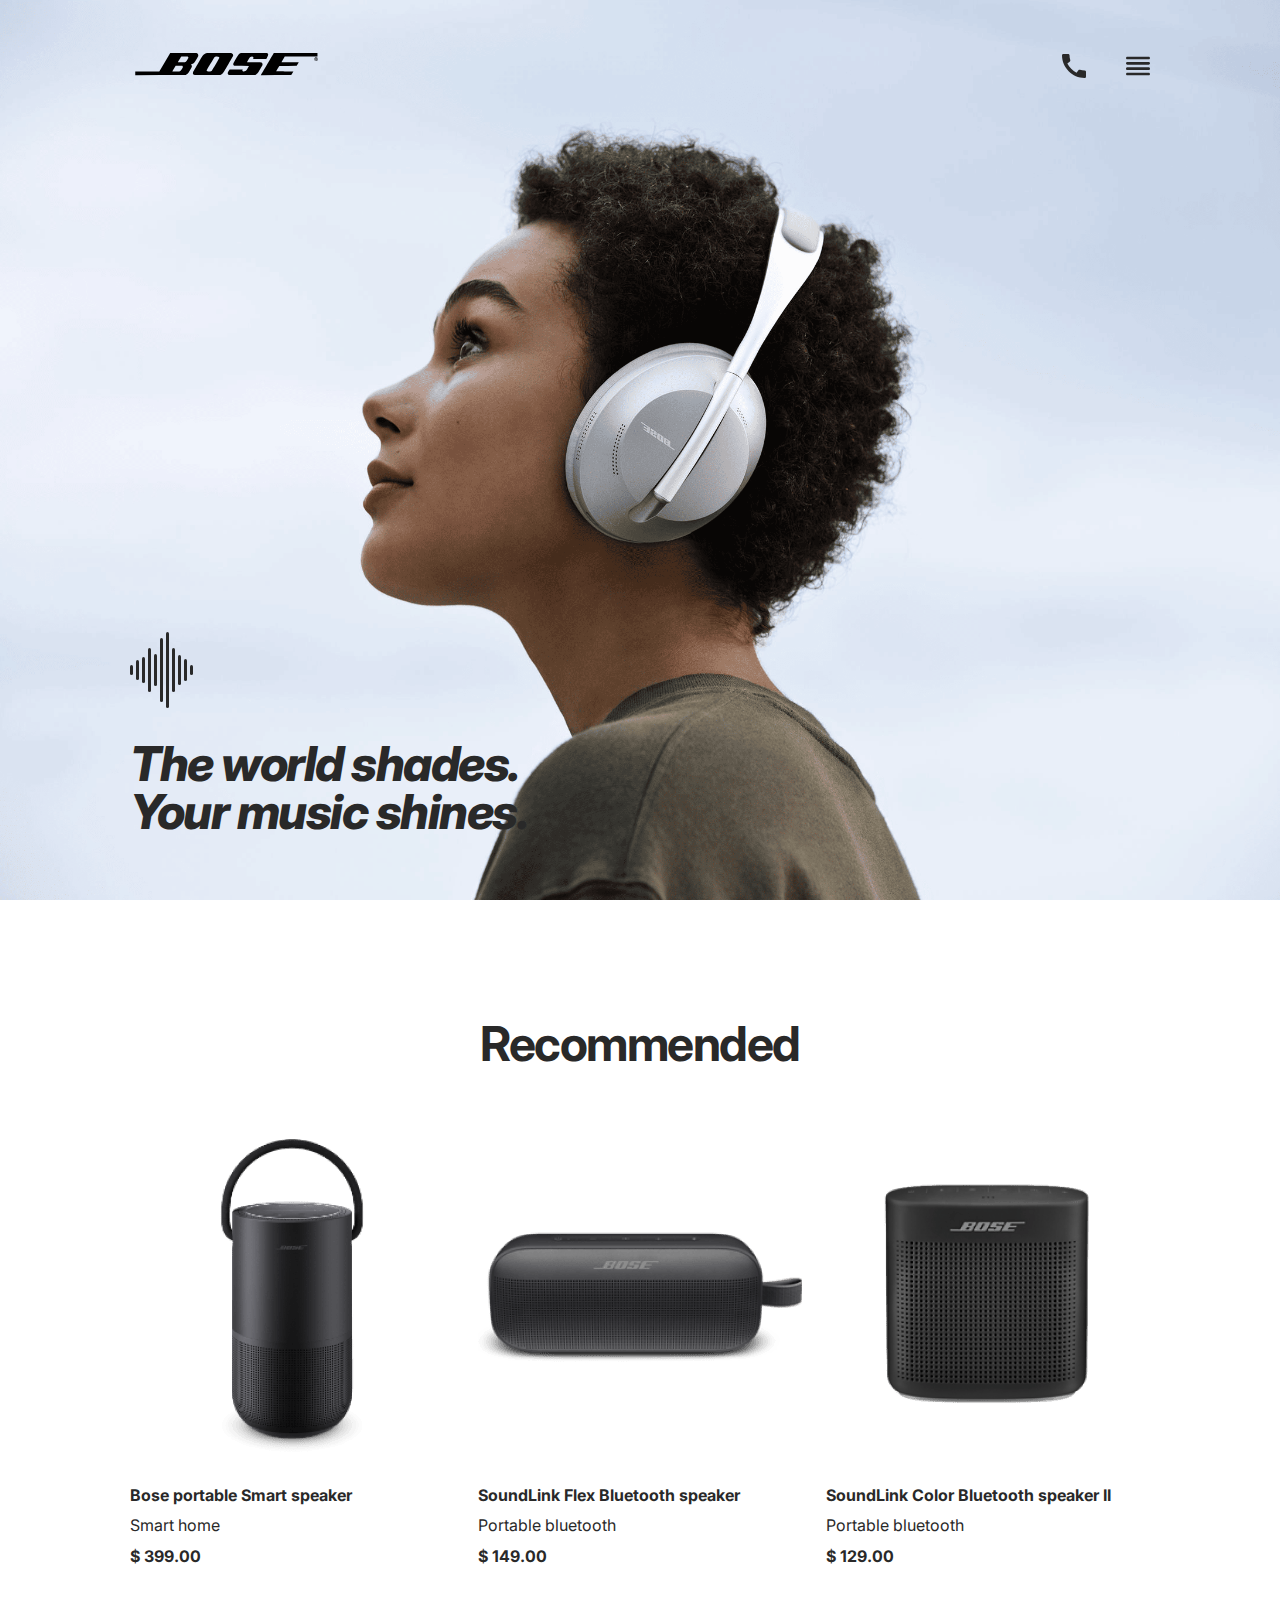
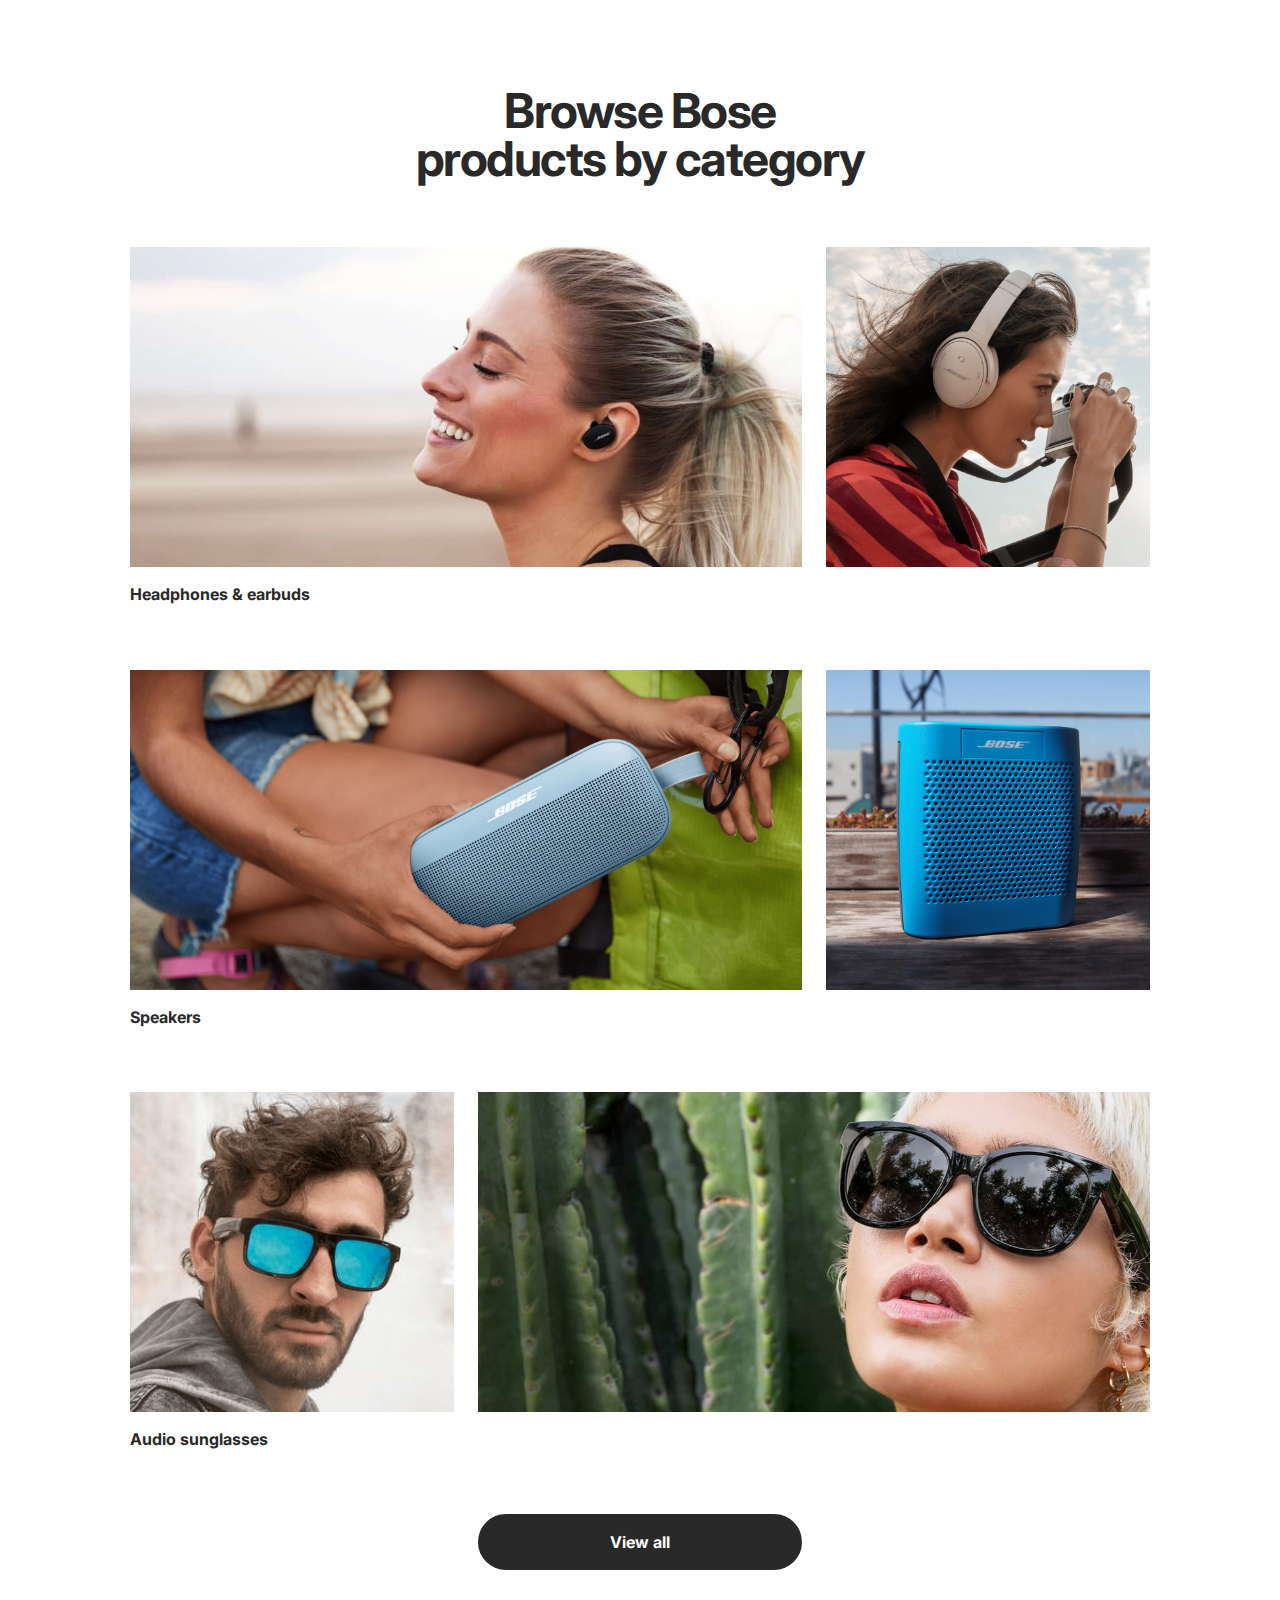
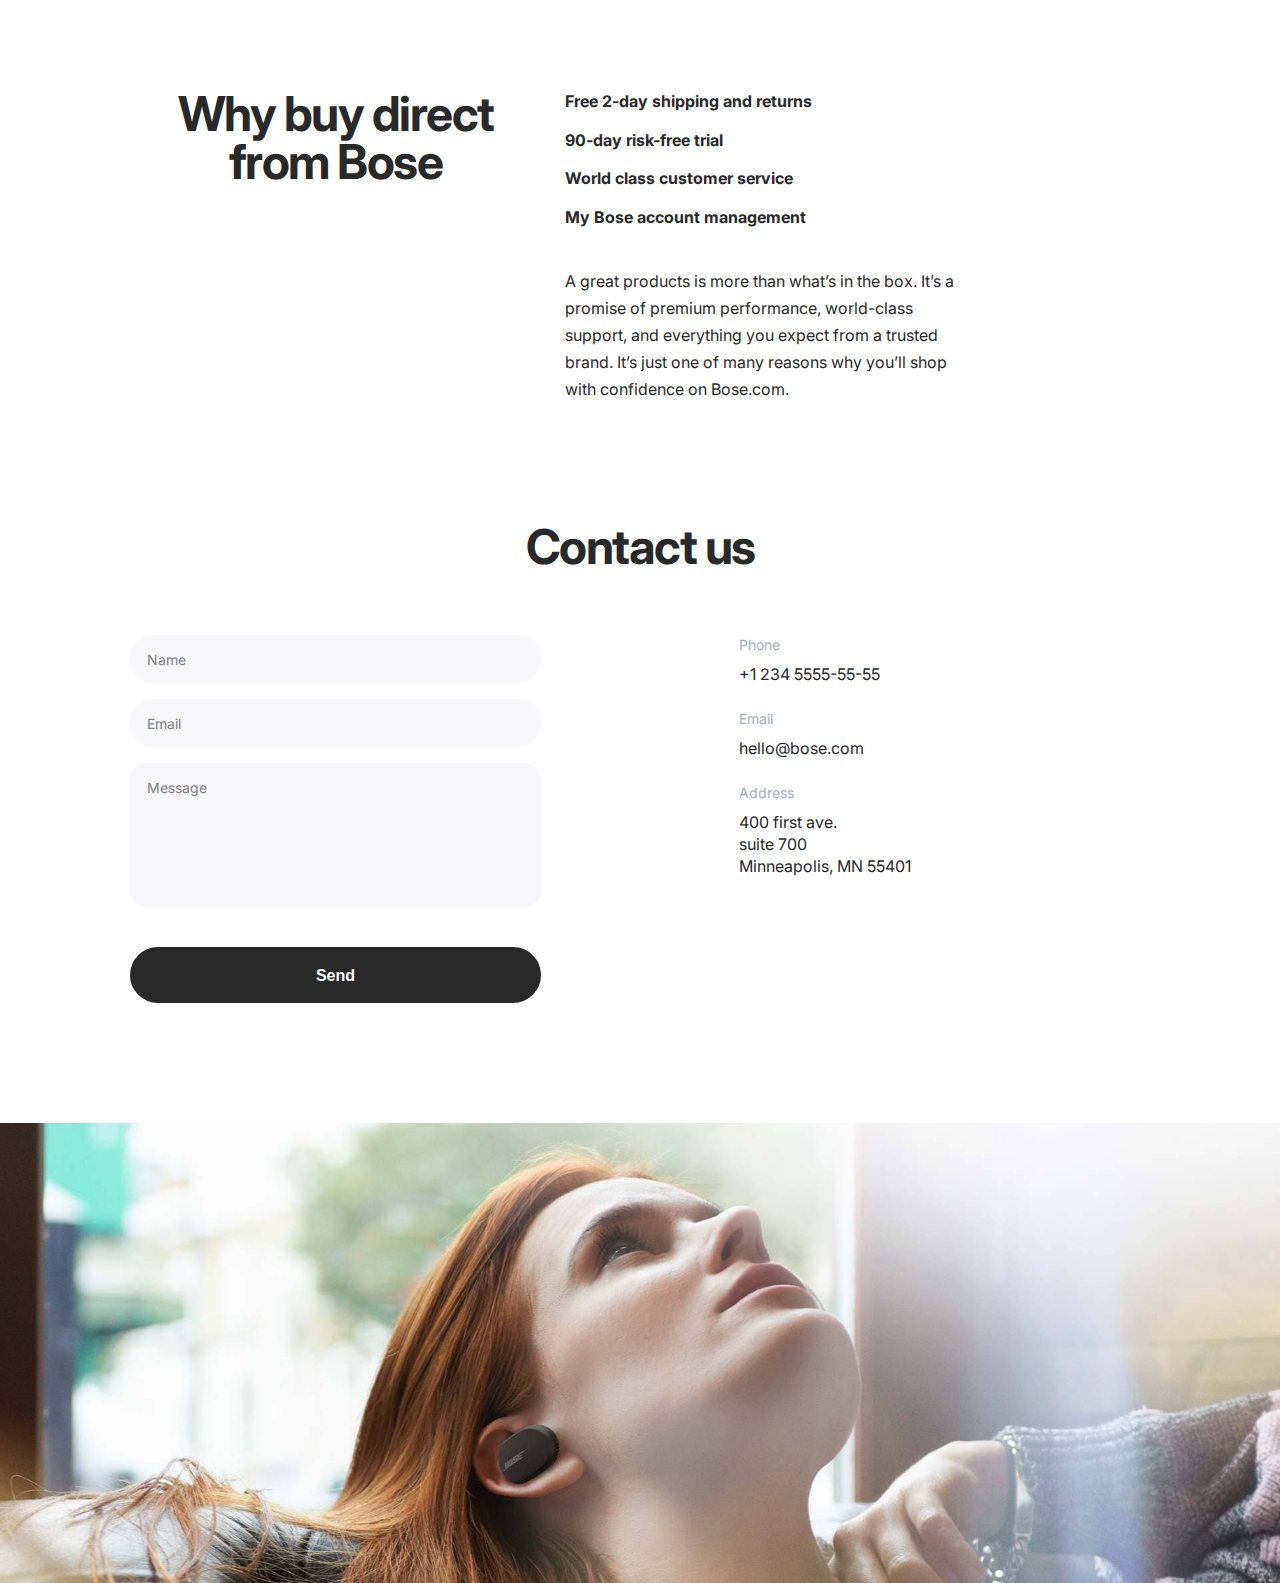
<file: index.html>
<!DOCTYPE html><html lang="en" class="page"><head><meta charset="UTF-8"><meta name="viewport" content="width=device-width, initial-scale=1.0"><title>BOSE</title><link rel="icon" type="image/x-icon" href="favicon.7a9af9be.ico"><link rel="stylesheet" href="main.d0fd5659.css"><link href="https://fonts.googleapis.com/css2?family=Inter:wght@400;700;800&display=swap" rel="stylesheet"><script src="main.b174e218.js" defer></script></head><body class="page__body"> <header class="page__section header"> <div class="container"> <div class="header__content"> <div class="header__top"> <a href="#" class="logo"> <img class="logo__image" src="logo.c13f017a.svg" alt="BOSE"> </a> <div class="header__phone"> <a href="tel:+1 234 555-55-55" class="icon icon--phone"> <div class="icon__tooltip"> +1 234 555-55-55 </div> </a> </div> <div class="header__menu"> <a href="#menu" class="icon icon--menu"></a> </div> </div> <h1 class="header__title"> The world shades.<br>Your music shines. </h1> </div> </div> </header> <nav class="page__menu menu" id="menu"> <div class="container"> <div class="menu__content"> <div class="menu__top"> <a href="#" class="logo"> <img class="logo__image" src="logo.c13f017a.svg" alt="BOSE"> </a> <div class="menu__cross"> <a href="#" class="icon icon--cross"></a> </div> </div> <ul class="menu__list"> <li class="menu__item"> <a href="#" class="menu__link">Home</a> </li> <li class="menu__item"> <a href="#recommended" class="menu__link">Recommended</a> </li> <li class="menu__item"> <a href="#products-by-category" class="menu__link">products by category</a> </li> <li class="menu__item"> <a href="#advantages" class="menu__link">Advantages</a> </li> <li class="menu__item"> <a href="#contact-us" class="menu__link">Contacts</a> </li> </ul> <a href="tel:+1 234 5555-55-55" class="menu__call menu__call--phone">+1 234 5555-55-55</a> <a href="tel:+1 234 5555-55-55" class="menu__call menu__call--action">Call to order</a> </div> </div> </nav> <main> <section class="page__section recommended" id="recommended"> <div class="container"> <h2 class="page__section-title">Recommended</h2> <div class="grid"> <div class="grid__item grid__item--tablet-2-5 grid__item--desktop-1-4"> <a href="#recommended-1" class="recommended__item"> <img src="recommended-1.a265c3d7.png" class="recommended__photo" alt="recommended-1"> <h3 class="recommended__title">Bose portable Smart speaker</h3> <span class="recommended__category">Smart home</span> <span class="recommended__price">$ 399.00</span> </a> </div> <div class="grid__item grid__item--tablet-2-5 grid__item--desktop-5-8"> <a href="#recommended-2" class="recommended__item"> <img src="recommended-2.e9411800.png" class="recommended__photo" alt="recommended-2"> <h3 class="recommended__title">SoundLink Flex Bluetooth speaker</h3> <span class="recommended__category">Portable bluetooth</span> <span class="recommended__price">$ 149.00</span> </a> </div> <div class="grid__item grid__item--tablet-2-5 grid__item--desktop-9-12"> <a href="#recommended-2" class="recommended__item recommended__item--last"> <img src="recommended-3.0928c91d.png" class="recommended__photo" alt="recommended-3"> <h3 class="recommended__title">SoundLink Color Bluetooth speaker II</h3> <span class="recommended__category">Portable bluetooth</span> <span class="recommended__price">$ 129.00</span> </a> </div> </div> </div> </section> <section class="page__section products" id="products-by-category"> <div class="container"> <h2 class="page__section-title"> Browse Bose <br> products by category </h2> <div class="products__photos"> <div class="grid"> <div class="grid__item grid__item__mobile-1-1 grid__item--tablet-1-4 grid__item--desktop-1-8"> <div class="products__photo-container"> <img src="photo-1.fb7346b5.jpeg" class="products__photo" alt="products 1"> </div> </div> <div class="grid__item grid__item--mobile-2-2 grid__item--tablet-5-6 grid__item--desktop-9-12"> <div class="products__photo-container"> <img src="photo-2.1c2f311a.png" class="products__photo" alt="products 2"> </div> </div> </div> </div> <div class="products__description"> <a href="#headphones-&-earbuds" class="products__link">Headphones & earbuds</a> </div> <div class="products__photos"> <div class="grid"> <div class="grid__item grid__item--mobile-1-1 grid__item--tablet-1-4 grid__item--desktop-1-8"> <div class="products__photo-container"> <img src="photo-3.45102405.png" class="products__photo" alt="products 3"> </div> </div> <div class="grid__item grid__item--mobile-2-2 grid__item--tablet-5-6 grid__item--desktop-9-12"> <div class="products__photo-container"> <img src="photo-4.506235c6.png" class="products__photo" alt="products 4"> </div> </div> </div> </div> <div class="products__description"> <a href="#speakers" class="products__link">Speakers</a> </div> <div class="products__photos"> <div class="grid"> <div class="grid__item grid__item--mobile-1-1 grid__item--tablet-1-2 grid__item--desktop-1-4"> <div class="products__photo-container"> <img src="photo-5.f48ec479.png" class="products__photo" alt="products 5"> </div> </div> <div class="grid__item grid__item--mobile-2-2 grid__item--tablet-3-6 grid__item--desktop-5-12"> <div class="products__photo-container"> <img src="photo-6.8a8fa10b.jpeg" class="products__photo" alt="products 6"> </div> </div> </div> </div> <div class="products__description"> <a href="#audio-sunglasses" class="products__link">Audio sunglasses</a> </div> <div class="grid"> <div class="grid__item grid__item--tablet-2-5 grid__item--desktop-5-8"> <a href="#" class="button">View all</a> </div> </div> </div> </section> <section class="page__section advantages" id="advantages"> <div class="container"> <div class="grid"> <div class="grid__item grid__item--tablet-1-3 grid__item--desktop-1-5"> <h2 class="page__section-title"> Why buy direct <br> from Bose </h2> </div> <div class="grid__item grid__item--tablet-4-6 grid__item--desktop-6-10"> <ul class="advantages__list"> <li class="advantages__item"> Free 2-day shipping and returns </li> <li class="advantages__item"> 90-day risk-free trial </li> <li class="advantages__item"> World class customer service </li> <li class="advantages__item"> My Bose account management </li> </ul> <p class="advantages__paragraph"> A great products is more than what’s in the box. It’s a promise of premium performance, world-class support, and everything you expect from a trusted brand. It’s just one of many reasons why you’ll shop with confidence on Bose.com. </p> </div> </div> </div> </section> <section class="page__section contact-us" id="contact-us"> <div class="container"> <h2 class="page__section-title">Contact us</h2> <div class="grid"> <div class="grid__item grid__item--tablet-1-3 grid__item--desktop-1-5"> <form action="#" method="post" class="contact-us__form"> <input name="name" type="text" placeholder="Name" class="contact-us__field form-field" required> <input name="email" type="email" placeholder="Email" class="contact-us__field form-field" required> <textarea name="message" placeholder="Message" class="contact-us__field form-field form-field--textarea" required></textarea> <button class="contact-us__button button"> Send </button> </form> </div> <div class="grid__item grid__item--tablet-4-6 grid__item--desktop-8-10"> <div class="contact-us__info"> <div class="contact-us__info-title"> Phone </div> <a href="tel:+1 234 5555-55-55" class="contact-us__info-link"> +1 234 5555-55-55 </a> </div> <div class="contact-us__info"> <div class="contact-us__info-title"> Email </div> <a href="mailto:hello@bose.com" class="contact-us__info-link"> hello@bose.com </a> </div> <div class="contact-us__info"> <div class="contact-us__info-title"> Address </div> <a href="https://goo.gl/maps/Vya2AqFnzhdYhCzk8" target="_blank" class="contact-us__info-link"> 400 first ave. <br> suite 700 <br> Minneapolis, MN 55401 </a> </div> </div> </div> </div> </section> </main> <footer class="footer"></footer> </body></html>
</file>
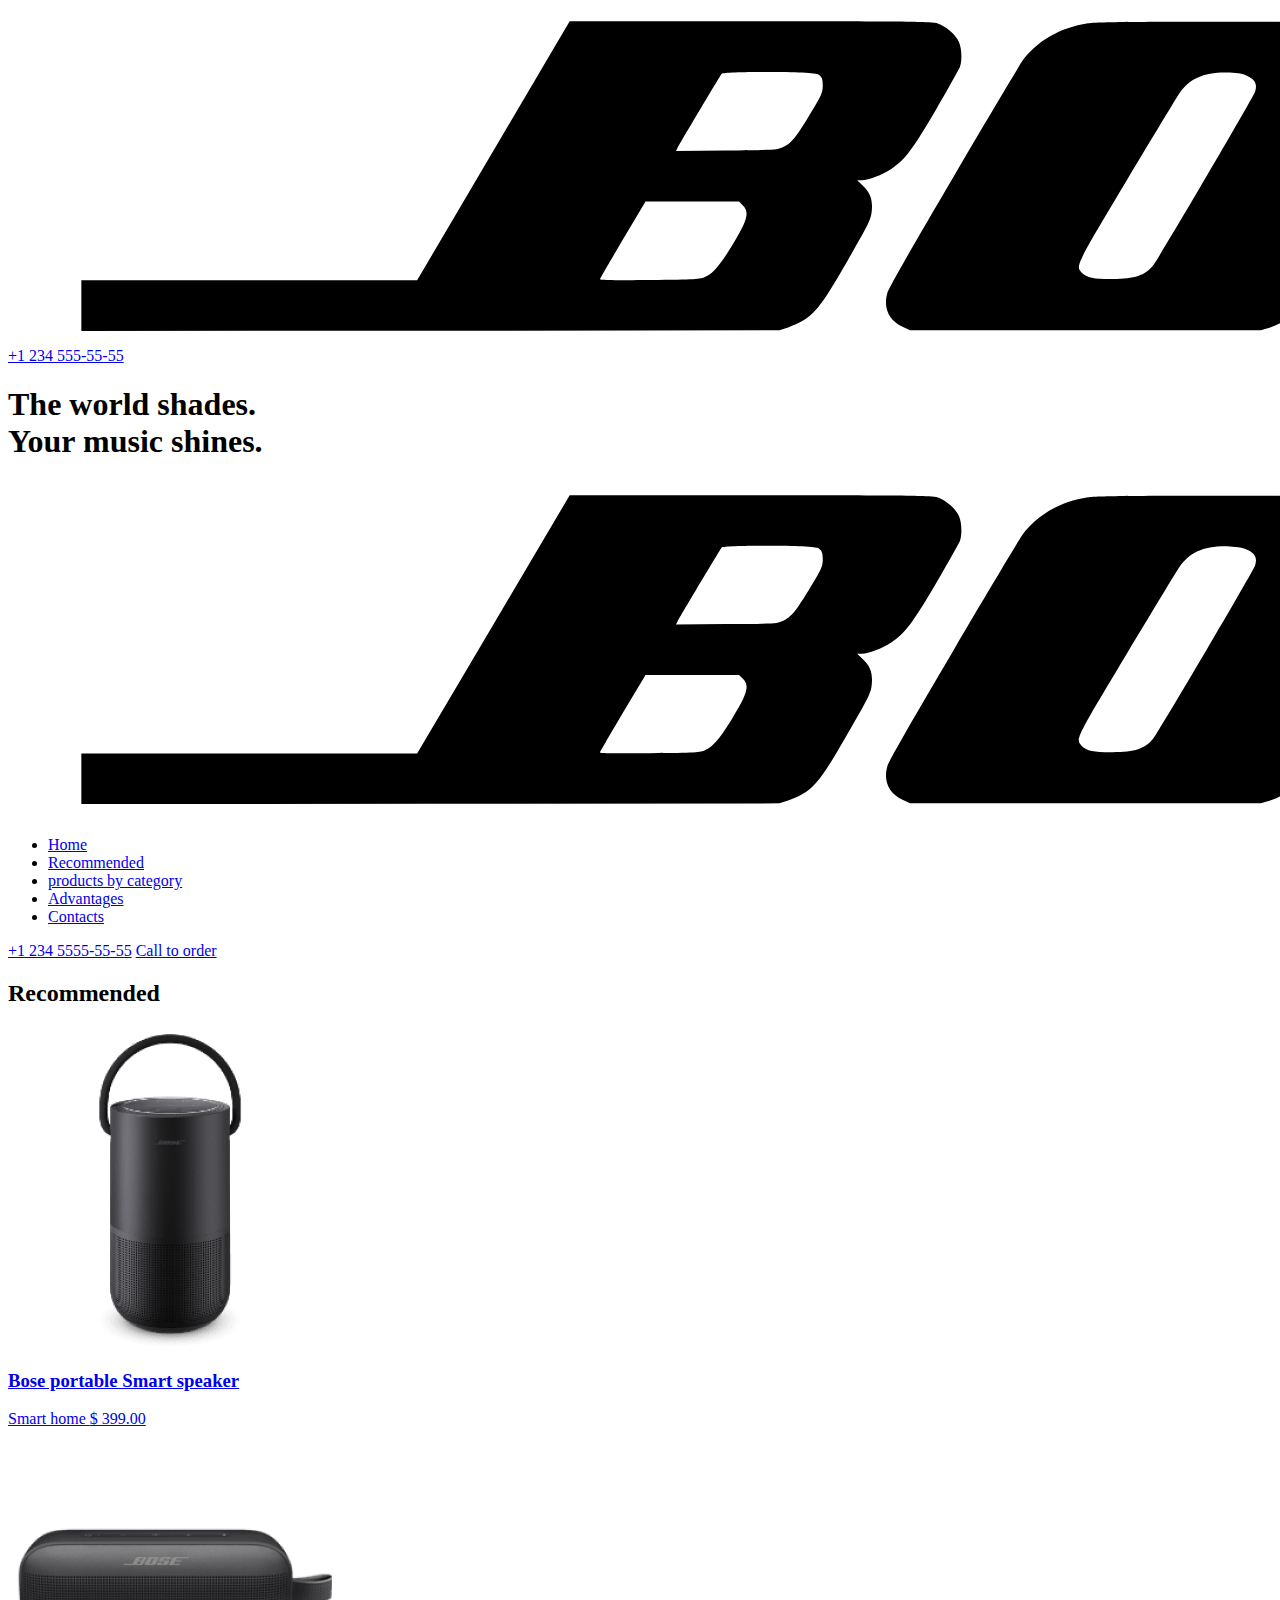
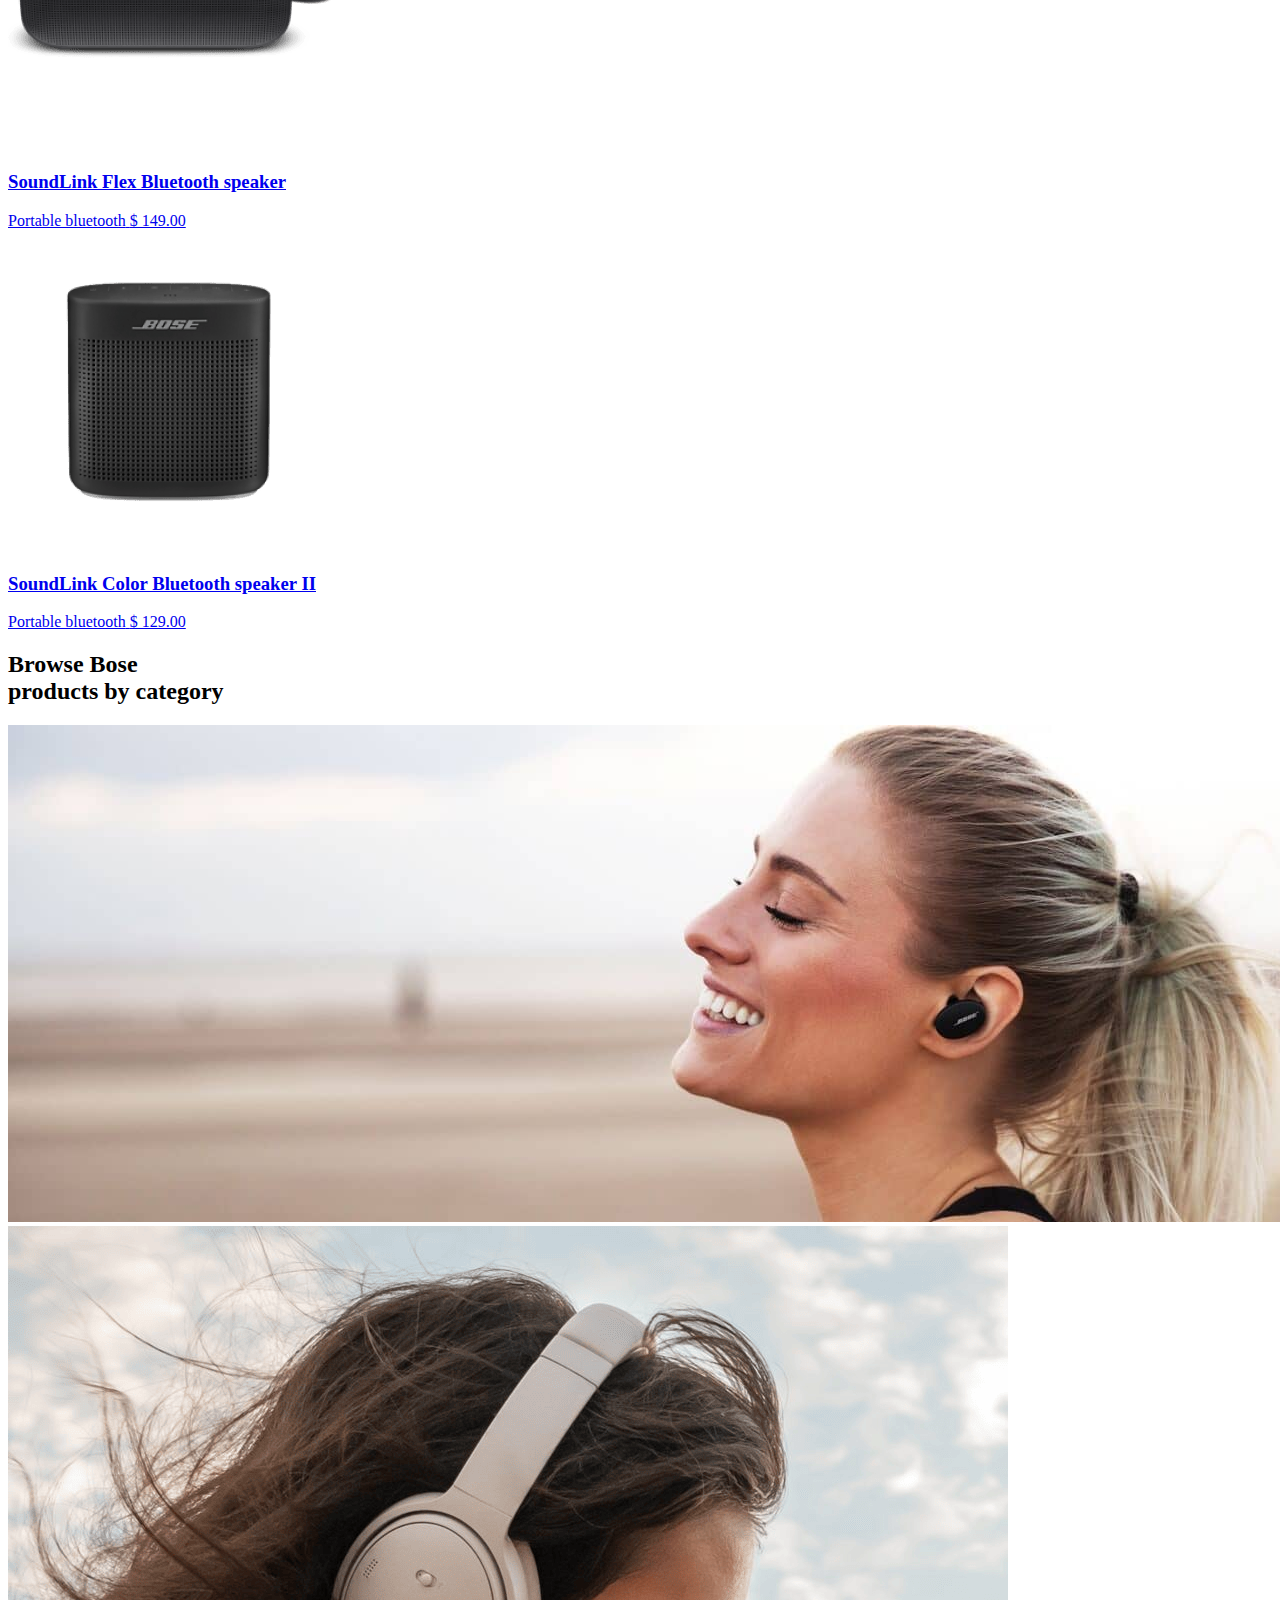
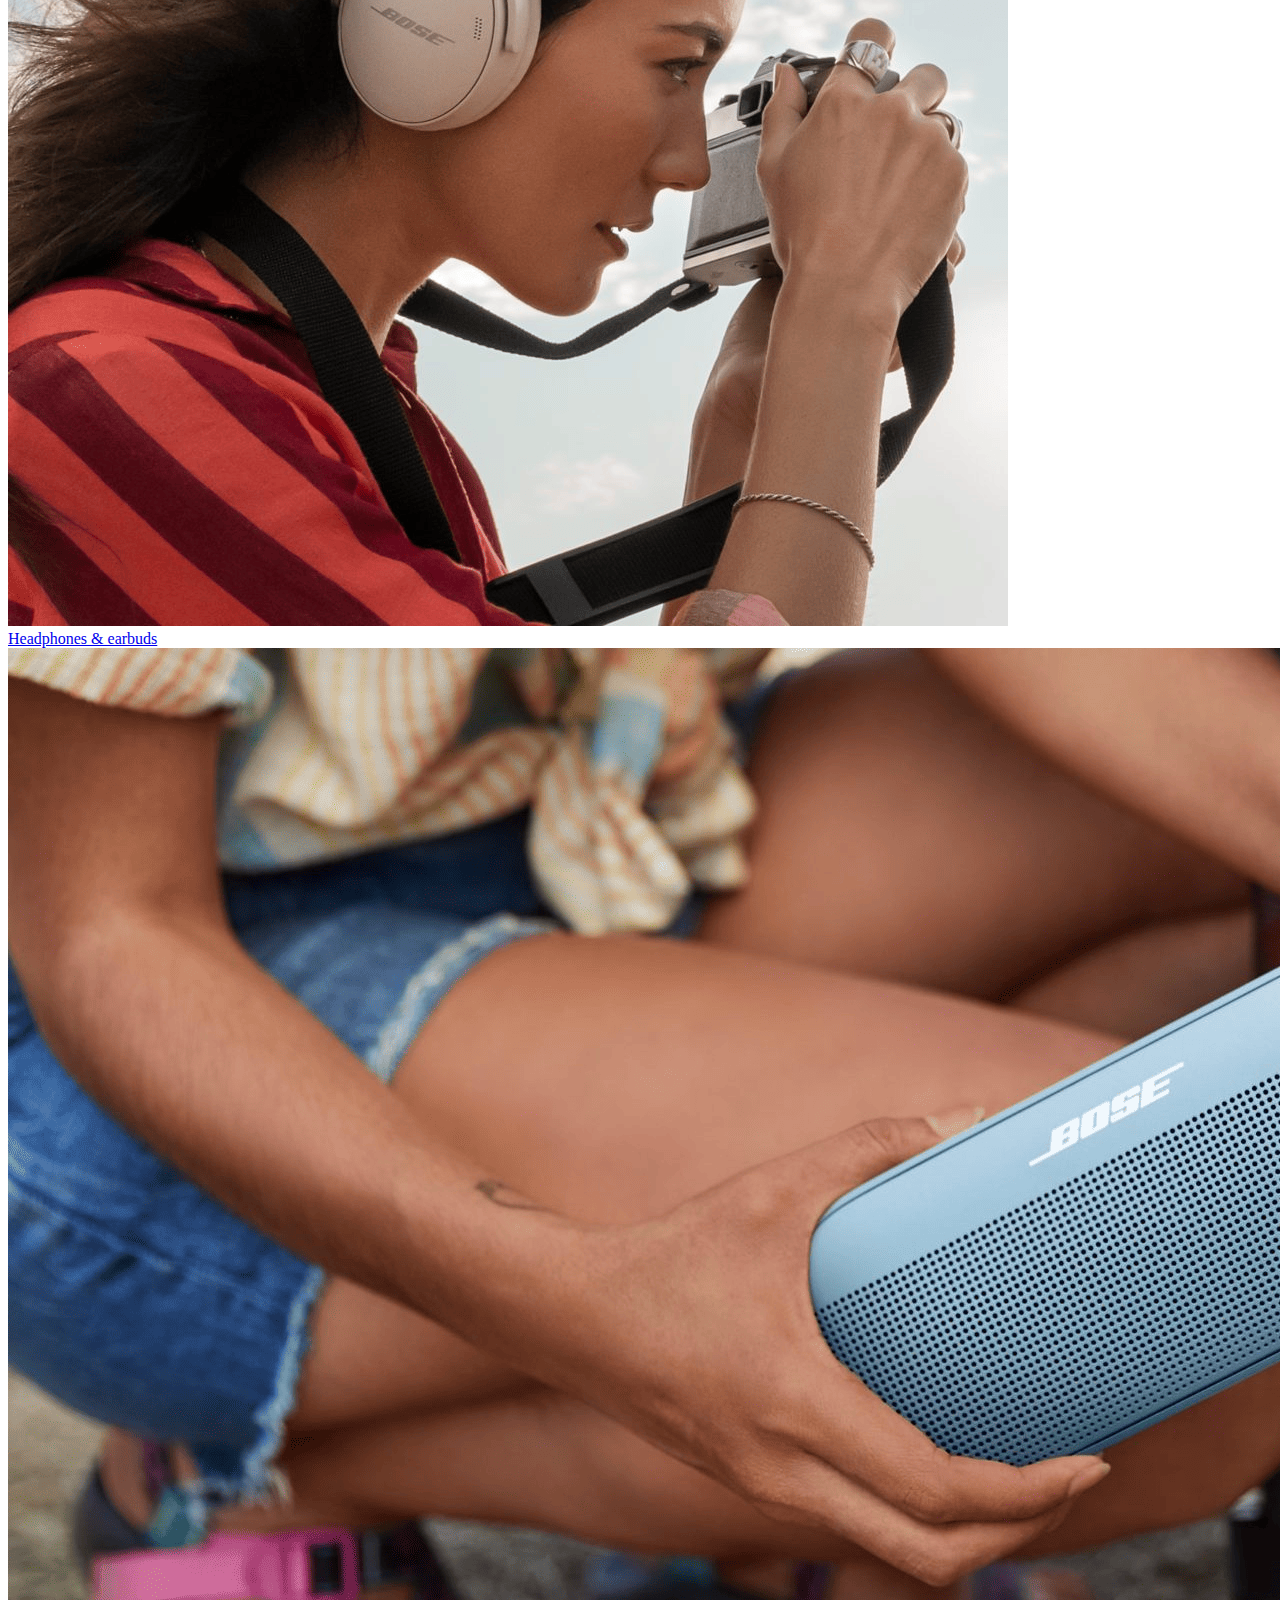
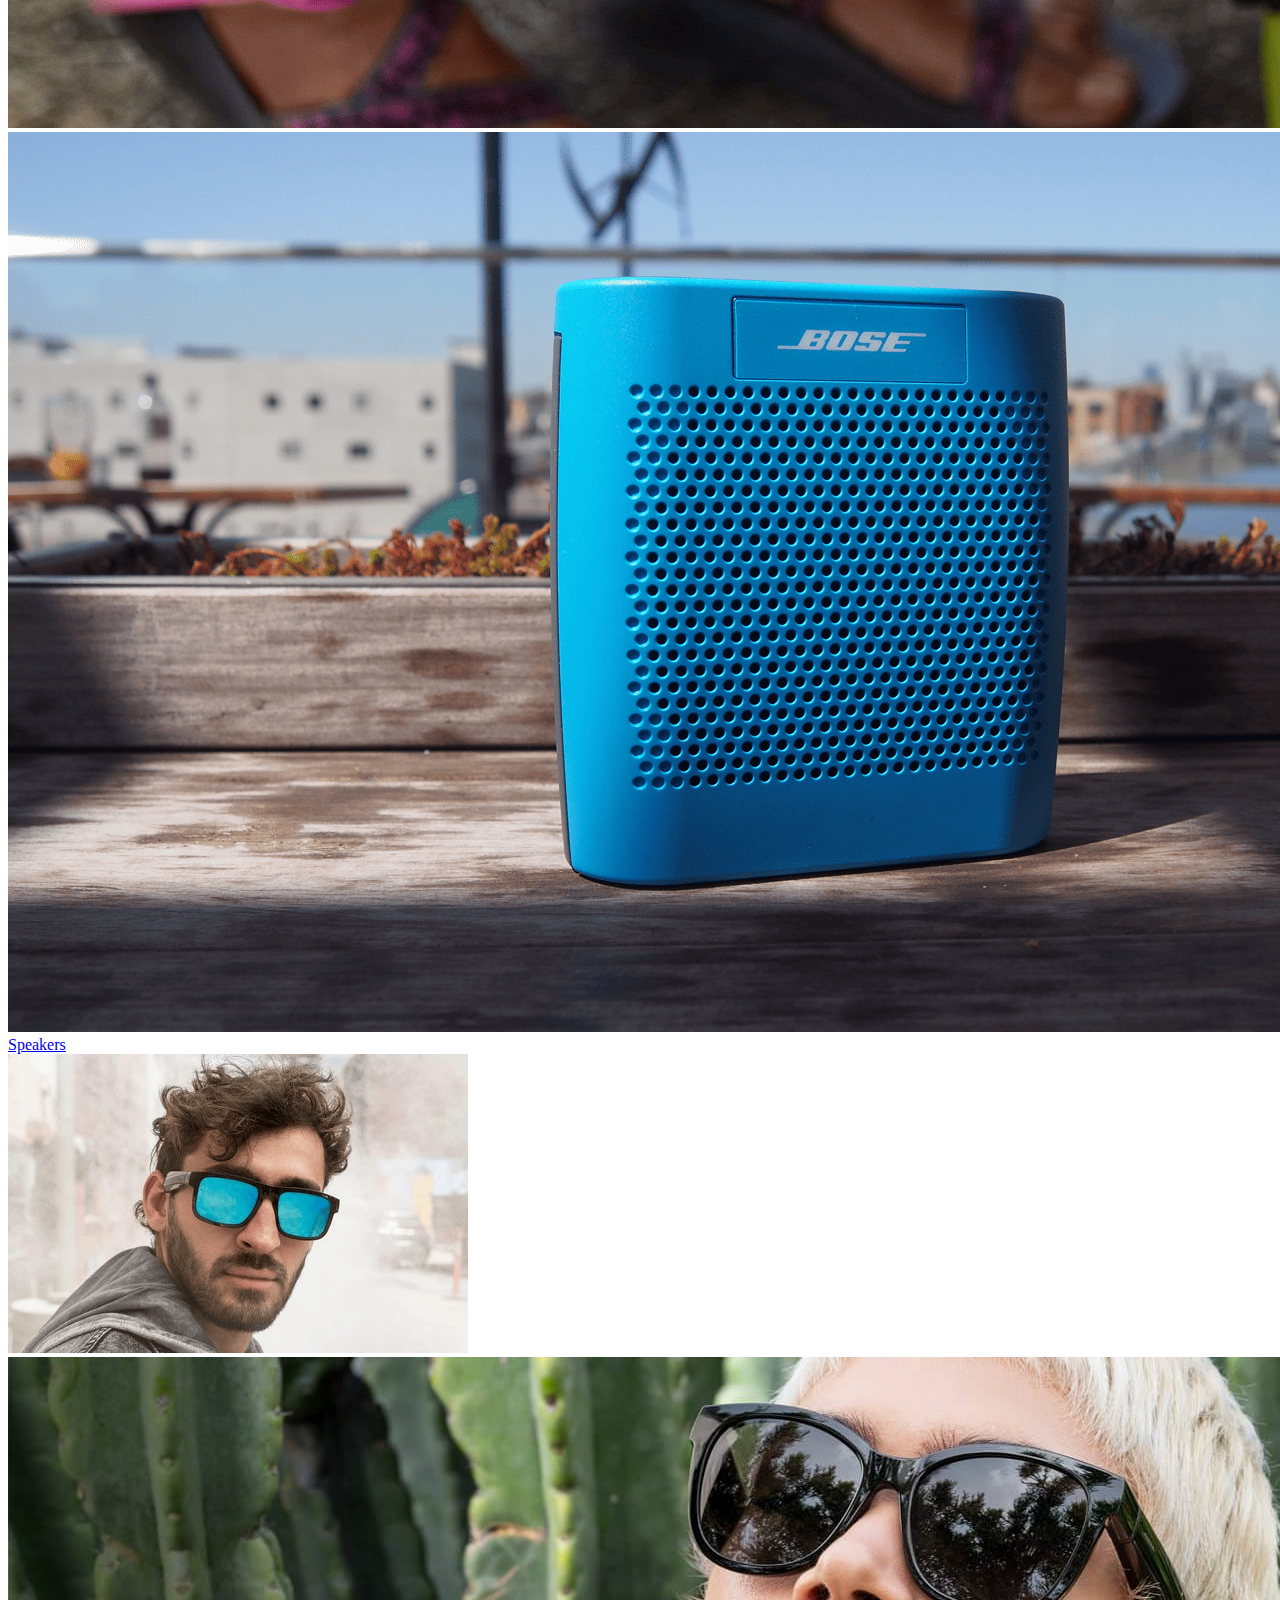
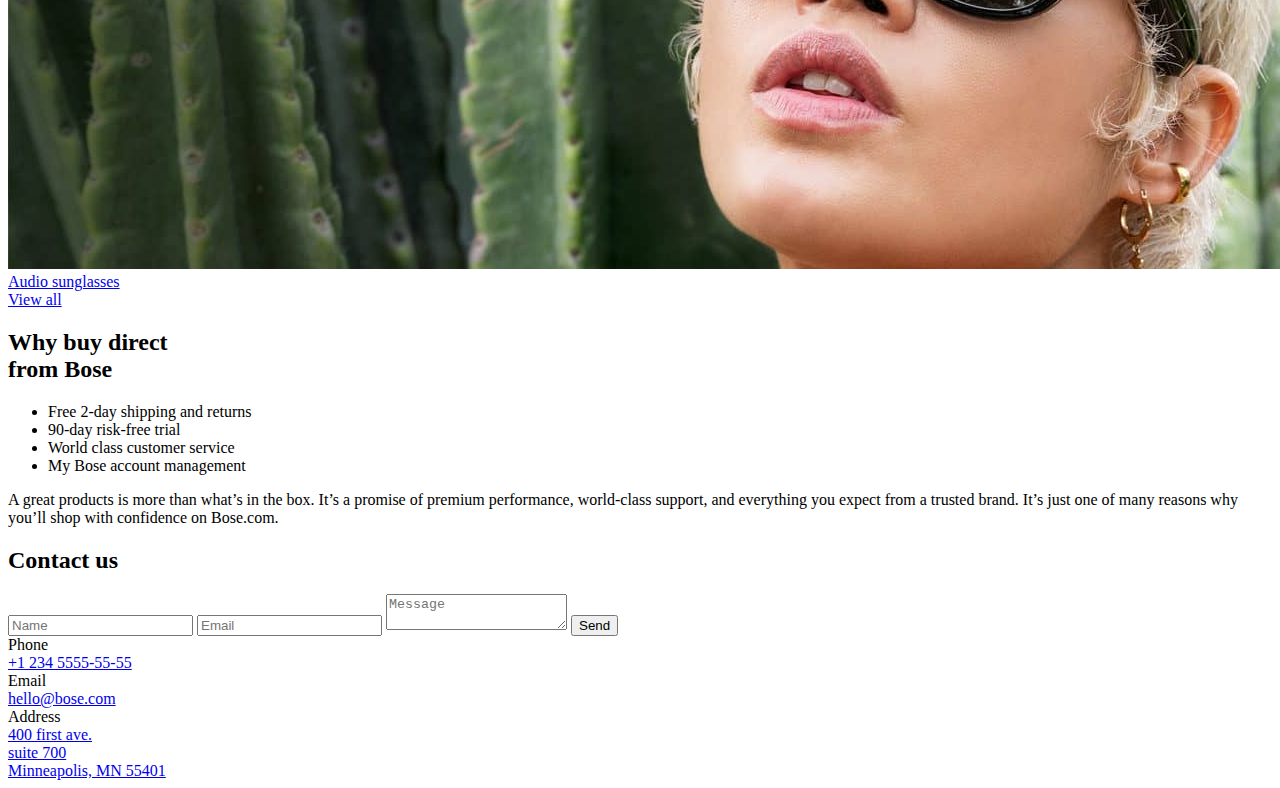
<file: src/index.html>
<!DOCTYPE html>
<html lang="en" class="page">
  <head>
    <meta charset="UTF-8">
    <meta name="viewport" content="width=device-width, initial-scale=1.0">
    <title>BOSE</title>
    <link
      rel="icon"
      type="image/x-icon"
      href="/images/favicon.ico"
    >
    <link rel="stylesheet" href="./styles/main.scss">
    <link href="https://fonts.googleapis.com/css2?family=Inter:wght@400;700;800&display=swap" rel="stylesheet">
    <script src="scripts/main.js" defer></script>
  </head>
  <body class="page__body">
    <header class="page__section header">
      <div class="container">
        <div class="header__content">
          <div class="header__top">
            <a href="#" class="logo">
              <img
                class="logo__image"
                src="images/logo.svg"
                alt="BOSE"
              >
            </a>
    
            <div class="header__phone">
              <a href="tel:+1 234 555-55-55" class="icon icon--phone">
                <div class="icon__tooltip">
                  +1 234 555-55-55
                </div>
              </a>
            </div>
    
            <div class="header__menu">
              <a href="#menu" class="icon icon--menu"></a>
            </div>
          </div>

          <h1 class="header__title">
            The world shades.<br>Your music shines.
          </h1>
        </div>
      </div>
    </header>

    <nav class="page__menu menu" id="menu">
      <div class="container">
        <div class="menu__content">
          <div class="menu__top">
            <a href="#" class="logo">
              <img
                class="logo__image"
                src="images/logo.svg"
                alt="BOSE"
              >
            </a>

            <div class="menu__cross">
              <a href="#" class="icon icon--cross"></a>
            </div>
          </div>

          <ul class="menu__list">
            <li class="menu__item">
              <a href="#" class="menu__link">Home</a>
            </li>

            <li class="menu__item">
              <a href="#recommended" class="menu__link">Recommended</a>
            </li>

            <li class="menu__item">
              <a href="#products-by-category" class="menu__link">products by category</a>
            </li>

            <li class="menu__item">
              <a href="#advantages" class="menu__link">Advantages</a>
            </li>

            <li class="menu__item">
              <a href="#contact-us" class="menu__link">Contacts</a>
            </li>
          </ul>

          <a href="tel:+1 234 5555-55-55" class="menu__call menu__call--phone">+1 234 5555-55-55</a>

          <a href="tel:+1 234 5555-55-55" class="menu__call menu__call--action">Call to order</a>
        </div>
      </div>
    </nav>

    <main>
      <section class="page__section recommended" id="recommended">
        <div class="container">
          <h2 class="page__section-title">Recommended</h2>

          <div class="grid">
            <div
              class="
                grid__item
                grid__item--tablet-2-5
                grid__item--desktop-1-4
              "
            >
              <a href="#recommended-1" class="recommended__item">
                <img
                  src="images/photos/recommended-1.png"
                  class="recommended__photo"
                  alt="recommended-1"
                >

                <h3 class="recommended__title">Bose portable Smart speaker</h3>

                <span class="recommended__category">Smart home</span>

                <span class="recommended__price">$ 399.00</span>
              </a>
            </div>

            <div
              class="
                grid__item
                grid__item--tablet-2-5
                grid__item--desktop-5-8
              "
            >
              <a href="#recommended-2" class="recommended__item">
                <img
                  src="images/photos/recommended-2.png"
                  class="recommended__photo"
                  alt="recommended-2"
                >

                <h3 class="recommended__title">SoundLink Flex Bluetooth speaker</h3>

                <span class="recommended__category">Portable bluetooth</span>

                <span class="recommended__price">$ 149.00</span>
              </a>
            </div>

            <div
              class="
                grid__item
                grid__item--tablet-2-5
                grid__item--desktop-9-12
              "
            >
              <a href="#recommended-2" class="recommended__item recommended__item--last">
                <img
                  src="images/photos/recommended-3.png"
                  class="recommended__photo"
                  alt="recommended-3"
                >

                <h3 class="recommended__title">SoundLink Color Bluetooth speaker II</h3>

                <span class="recommended__category">Portable bluetooth</span>

                <span class="recommended__price">$ 129.00</span>
              </a>
            </div>
          </div>
        </div>
      </section>

      <section class="page__section products" id="products-by-category">
        <div class="container">
          <h2 class="page__section-title">
            Browse Bose
            <br>
            products by category
          </h2>

          <div class="products__photos">
            <div class="grid">
              <div
                class="
                  grid__item
                  grid__item__mobile-1-1
                  grid__item--tablet-1-4
                  grid__item--desktop-1-8
                "
              >
                <div class="products__photo-container">
                  <img
                    src="images/photos/photo-1.jpeg"
                    class="products__photo"
                    alt="products 1"
                  >
                </div>
              </div>

              <div
                class="
                  grid__item
                  grid__item--mobile-2-2
                  grid__item--tablet-5-6
                  grid__item--desktop-9-12
                "
              >
                <div class="products__photo-container">
                  <img
                    src="images/photos/photo-2.png"
                    class="products__photo"
                    alt="products 2"
                  >
                </div>
              </div>
            </div>
          </div>

          <div class="products__description">
            <a href="#headphones-&-earbuds" class="products__link">Headphones & earbuds</a>
          </div>

          <div class="products__photos">
            <div class="grid">
              <div
                class="
                  grid__item
                  grid__item--mobile-1-1
                  grid__item--tablet-1-4
                  grid__item--desktop-1-8
                "
              >
                <div class="products__photo-container">
                  <img
                    src="images/photos/photo-3.png"
                    class="products__photo"
                    alt="products 3"
                  >
                </div>
              </div>

              <div
                class="
                  grid__item
                  grid__item--mobile-2-2
                  grid__item--tablet-5-6
                  grid__item--desktop-9-12
                "
              >
                <div class="products__photo-container">
                  <img
                    src="images/photos/photo-4.png"
                    class="products__photo"
                    alt="products 4"
                  >
                </div>
              </div>
            </div>
          </div>

          <div class="products__description">
            <a href="#speakers" class="products__link">Speakers</a>
          </div>

          <div class="products__photos">
            <div class="grid">
              <div
                class="
                  grid__item
                  grid__item--mobile-1-1
                  grid__item--tablet-1-2
                  grid__item--desktop-1-4
                "
              >
                <div class="products__photo-container">
                  <img
                    src="images/photos/photo-5.png"
                    class="products__photo"
                    alt="products 5"
                  >
                </div>
              </div>

              <div
                class="
                  grid__item
                  grid__item--mobile-2-2
                  grid__item--tablet-3-6
                  grid__item--desktop-5-12
                "
              >
                <div class="products__photo-container">
                  <img
                    src="images/photos/photo-6.jpeg"
                    class="products__photo"
                    alt="products 6"
                  >
                </div>
              </div>
            </div>
          </div>

          <div class="products__description">
            <a href="#audio-sunglasses" class="products__link">Audio sunglasses</a>
          </div>

          <div class="grid">
            <div
              class="
                grid__item
                grid__item--tablet-2-5
                grid__item--desktop-5-8
              "
            >
              <a href="#" class="button">View all</a>
            </div>
          </div>
        </div>
      </section>

      <section class="page__section advantages" id="advantages">
        <div class="container">
          <div class="grid">
            <div
              class="
                grid__item
                grid__item--tablet-1-3
                grid__item--desktop-1-5
              "
            >
              <h2 class="page__section-title">
                Why buy direct
                <br>
                from Bose
              </h2>
            </div>

            <div
              class="
                grid__item
                grid__item--tablet-4-6
                grid__item--desktop-6-10
              "
            >
              <ul class="advantages__list">
                <li class="advantages__item">
                  Free 2-day shipping and returns
                </li>

                <li class="advantages__item">
                  90-day risk-free trial
                </li>

                <li class="advantages__item">
                  World class customer service
                </li>
                <li class="advantages__item">
                  My Bose account management
                </li>
              </ul>

              <p class="advantages__paragraph">
                A great products is more than what’s in the box. It’s a promise of premium performance, world-class support, and everything you expect from a trusted brand. It’s just one of many reasons why you’ll shop with confidence on Bose.com.
              </p>
            </div>
          </div>
        </div>
      </section>

      <section class="page__section contact-us" id="contact-us">
        <div class="container">
          <h2 class="page__section-title">Contact us</h2>

          <div class="grid">
            <div
              class="
                grid__item
                grid__item--tablet-1-3
                grid__item--desktop-1-5
              "
            >
              <form
                action="#"
                method="post"
                class="contact-us__form"
              >
                <input
                  name="name"
                  type="text"
                  placeholder="Name"
                  class="contact-us__field form-field"
                  required
                >
  
                <input
                  name="email"
                  type="email"
                  placeholder="Email"
                  class="contact-us__field form-field"
                  required
                >
  
                <textarea
                  name="message"
                  placeholder="Message"
                  class="
                    contact-us__field
                    form-field
                    form-field--textarea
                  "
                  required
                ></textarea>

                <button class="contact-us__button button">
                  Send
                </button>
              </form>
            </div>
  
            <div
              class="
                grid__item
                grid__item--tablet-4-6
                grid__item--desktop-8-10
              "
            >
              <div class="contact-us__info">
                <div class="contact-us__info-title">
                  Phone
                </div>
  
                <a
                  href="tel:+1 234 5555-55-55"
                  class="contact-us__info-link"
                >
                  +1 234 5555-55-55
                </a>
              </div>
  
              <div class="contact-us__info">
                <div class="contact-us__info-title">
                  Email
                </div>
  
                <a
                  href="mailto:hello@bose.com"
                  class="contact-us__info-link"
                >
                  hello@bose.com
                </a>
              </div>
  
              <div class="contact-us__info">
                <div class="contact-us__info-title">
                  Address
                </div>
  
                <a
                  href="https://goo.gl/maps/Vya2AqFnzhdYhCzk8"
                  target="_blank"
                  class="contact-us__info-link"
                >
                  400 first ave.
                  <br>
                  suite 700
                  <br>
                  Minneapolis, MN 55401
                </a>
              </div>
            </div>
          </div>
        </div>
      </section>
    </main>

    <footer class="footer"></footer>
  </body>
</html>
</file>
<file: main.d0fd5659.css>
body,button,div,h1,h2,h3,p,ul{margin:0;padding:0}.container{margin:0 auto;padding:0 20px}@media (min-width:744px){.container{padding:0 72px}}@media (min-width:1024px){.container{max-width:1020px;padding:0 120px}}.header{background-image:url(header.dcf90b24.png);background-size:cover;background-position:50%}.header__content{display:flex;flex-direction:column;justify-content:space-between;box-sizing:border-box;height:100vh;padding:40px 0 94px}@media (min-width:744px){.header__content{padding:52px 0 40px}}@media (min-width:1024px){.header__content{padding:52px 0 64px}}.header__top{display:grid;grid-template-columns:130px 1fr 18px 18px;grid-gap:30px;align-items:center}@media (min-width:744px){.header__top{grid-template-columns:190px 1fr 24px 24px;grid-gap:40px}}.header__phone{grid-column:3/4}.header__menu{grid-column:-1/-2}.header__title{font-style:italic;font-weight:800;font-size:32px;line-height:100%;letter-spacing:-1.5px;color:#292929}@media (min-width:1024px){.header__title{font-size:48px}}.header__title:before{content:url(waves-small.22f1e2f0.svg);display:block;width:32px;height:27px;margin-bottom:16px}@media (min-width:744px){.header__title:before{content:url(waves-big.84ac2a23.svg);width:63px;height:76px;margin-bottom:32px}}.icon{position:relative;display:block;width:100%;padding-bottom:100%;background-size:contain;background-position:50%;background-repeat:no-repeat;text-decoration:none}.icon__tooltip{position:absolute;right:100%;top:50%;transform:translateY(-50%);display:block;width:max-content;padding-right:12px;font-weight:700;font-size:12px;line-height:16px;color:#292929;letter-spacing:2px;opacity:0;pointer-events:none;transition:opacity .3}.icon:hover .icon__tooltip{opacity:1;pointer-events:all}.icon--menu{background-image:url(menu.c148c6c3.svg)}.icon--menu:hover{background-image:url(menu_hover.3700b3f8.svg)}@media (min-width:744px){.icon--menu{background-image:url(menu-desktop.dc739afe.svg)}.icon--menu:hover{background-image:url(menu-desktop_hover.a0c47ff4.svg)}}.icon--phone{background-image:url(phone.548a5dac.svg)}.icon--cross{background-image:url(cross.929215f1.svg)}.logo__image{height:18px}@media (min-width:744px){.logo__image{height:24px}}.menu{background-color:#e9eff9}.menu__content{box-sizing:border-box;height:100vh;padding:40px 0}@media (min-width:744px){.menu__content{padding:52px 0}}.menu__top{display:grid;grid-template-columns:130px 1fr 18px 18px;grid-gap:30px;align-items:center;margin-bottom:55px}@media (min-width:744px){.menu__top{grid-template-columns:190px 1fr 24px 24px;grid-gap:40px}}@media (min-width:1024px){.menu__top{margin-bottom:80px}}.menu__cross{grid-column:-1/-2}.menu__list{list-style:none;margin-bottom:40px}.menu__item{margin-bottom:24px}.menu__item:last-child{margin-bottom:0}.menu__link{display:inline-block;padding-bottom:8px;border-bottom:1px solid transparent;font-weight:700;font-size:22px;line-height:22px;letter-spacing:2px;text-decoration:none;text-transform:uppercase;color:#292929;transition:border-color .3s}.menu__link:hover{border-color:#292929}.menu__call{display:block;width:max-content;font-weight:700;text-transform:uppercase;text-decoration:none;color:#292929}.menu__call--phone{font-size:16px;line-height:27px;margin-bottom:16px}.menu__call--action{font-size:12px;line-height:16px;letter-spacing:2px;padding-bottom:8px;border-bottom:1px solid #292929}.page{font-family:Inter,sans-serif;scroll-behavior:smooth}.page__body--with-menu{overflow:hidden}.page__menu{position:fixed;top:0;left:0;right:0;transform:translateX(100%);transition:.3s}.page__menu:target{transform:translateX(0)}.page__section{margin-bottom:120px}.page__section-title{font-weight:700;font-size:32px;line-height:32px;text-align:center;letter-spacing:-1.5px;color:#292929;margin-bottom:48px}@media (min-width:744px){.page__section-title{font-size:40px;line-height:100%;margin-bottom:64px}}@media (min-width:1024px){.page__section-title{font-size:48px;line-height:48px}}.footer{background-image:url(footer.8dc3c8fe.jpeg);height:200px;background-size:cover;background-repeat:no-repeat;background-position:50% 25%}@media (min-width:744px){.footer{height:400px}}@media (min-width:1024px){.footer{height:460px}}.grid{display:grid;grid-template-columns:repeat(2,1fr);column-gap:20px}@media (min-width:744px){.grid{grid-template-columns:repeat(6,1fr);column-gap:24px}}@media (min-width:1024px){.grid{grid-template-columns:repeat(12,1fr);column-gap:24px}}.grid__item{grid-column:1/3}.grid__item--mobile-1-1{grid-column:1/2}.grid__item--mobile-1-2{grid-column:1/3}.grid__item--mobile-2-2{grid-column:2/3}@media (min-width:744px){.grid__item--tablet-1-1{grid-column:1/2}}@media (min-width:744px){.grid__item--tablet-1-2{grid-column:1/3}}@media (min-width:744px){.grid__item--tablet-1-3{grid-column:1/4}}@media (min-width:744px){.grid__item--tablet-1-4{grid-column:1/5}}@media (min-width:744px){.grid__item--tablet-1-5{grid-column:1/6}}@media (min-width:744px){.grid__item--tablet-1-6{grid-column:1/7}}@media (min-width:744px){.grid__item--tablet-2-2{grid-column:2/3}}@media (min-width:744px){.grid__item--tablet-2-3{grid-column:2/4}}@media (min-width:744px){.grid__item--tablet-2-4{grid-column:2/5}}@media (min-width:744px){.grid__item--tablet-2-5{grid-column:2/6}}@media (min-width:744px){.grid__item--tablet-2-6{grid-column:2/7}}@media (min-width:744px){.grid__item--tablet-3-3{grid-column:3/4}}@media (min-width:744px){.grid__item--tablet-3-4{grid-column:3/5}}@media (min-width:744px){.grid__item--tablet-3-5{grid-column:3/6}}@media (min-width:744px){.grid__item--tablet-3-6{grid-column:3/7}}@media (min-width:744px){.grid__item--tablet-4-4{grid-column:4/5}}@media (min-width:744px){.grid__item--tablet-4-5{grid-column:4/6}}@media (min-width:744px){.grid__item--tablet-4-6{grid-column:4/7}}@media (min-width:744px){.grid__item--tablet-5-5{grid-column:5/6}}@media (min-width:744px){.grid__item--tablet-5-6{grid-column:5/7}}@media (min-width:744px){.grid__item--tablet-6-6{grid-column:6/7}}@media (min-width:1024px){.grid__item--desktop-1-1{grid-column:1/2}}@media (min-width:1024px){.grid__item--desktop-1-2{grid-column:1/3}}@media (min-width:1024px){.grid__item--desktop-1-3{grid-column:1/4}}@media (min-width:1024px){.grid__item--desktop-1-4{grid-column:1/5}}@media (min-width:1024px){.grid__item--desktop-1-5{grid-column:1/6}}@media (min-width:1024px){.grid__item--desktop-1-6{grid-column:1/7}}@media (min-width:1024px){.grid__item--desktop-1-7{grid-column:1/8}}@media (min-width:1024px){.grid__item--desktop-1-8{grid-column:1/9}}@media (min-width:1024px){.grid__item--desktop-1-9{grid-column:1/10}}@media (min-width:1024px){.grid__item--desktop-1-10{grid-column:1/11}}@media (min-width:1024px){.grid__item--desktop-1-11{grid-column:1/12}}@media (min-width:1024px){.grid__item--desktop-1-12{grid-column:1/13}}@media (min-width:1024px){.grid__item--desktop-2-2{grid-column:2/3}}@media (min-width:1024px){.grid__item--desktop-2-3{grid-column:2/4}}@media (min-width:1024px){.grid__item--desktop-2-4{grid-column:2/5}}@media (min-width:1024px){.grid__item--desktop-2-5{grid-column:2/6}}@media (min-width:1024px){.grid__item--desktop-2-6{grid-column:2/7}}@media (min-width:1024px){.grid__item--desktop-2-7{grid-column:2/8}}@media (min-width:1024px){.grid__item--desktop-2-8{grid-column:2/9}}@media (min-width:1024px){.grid__item--desktop-2-9{grid-column:2/10}}@media (min-width:1024px){.grid__item--desktop-2-10{grid-column:2/11}}@media (min-width:1024px){.grid__item--desktop-2-11{grid-column:2/12}}@media (min-width:1024px){.grid__item--desktop-2-12{grid-column:2/13}}@media (min-width:1024px){.grid__item--desktop-3-3{grid-column:3/4}}@media (min-width:1024px){.grid__item--desktop-3-4{grid-column:3/5}}@media (min-width:1024px){.grid__item--desktop-3-5{grid-column:3/6}}@media (min-width:1024px){.grid__item--desktop-3-6{grid-column:3/7}}@media (min-width:1024px){.grid__item--desktop-3-7{grid-column:3/8}}@media (min-width:1024px){.grid__item--desktop-3-8{grid-column:3/9}}@media (min-width:1024px){.grid__item--desktop-3-9{grid-column:3/10}}@media (min-width:1024px){.grid__item--desktop-3-10{grid-column:3/11}}@media (min-width:1024px){.grid__item--desktop-3-11{grid-column:3/12}}@media (min-width:1024px){.grid__item--desktop-3-12{grid-column:3/13}}@media (min-width:1024px){.grid__item--desktop-4-4{grid-column:4/5}}@media (min-width:1024px){.grid__item--desktop-4-5{grid-column:4/6}}@media (min-width:1024px){.grid__item--desktop-4-6{grid-column:4/7}}@media (min-width:1024px){.grid__item--desktop-4-7{grid-column:4/8}}@media (min-width:1024px){.grid__item--desktop-4-8{grid-column:4/9}}@media (min-width:1024px){.grid__item--desktop-4-9{grid-column:4/10}}@media (min-width:1024px){.grid__item--desktop-4-10{grid-column:4/11}}@media (min-width:1024px){.grid__item--desktop-4-11{grid-column:4/12}}@media (min-width:1024px){.grid__item--desktop-4-12{grid-column:4/13}}@media (min-width:1024px){.grid__item--desktop-5-5{grid-column:5/6}}@media (min-width:1024px){.grid__item--desktop-5-6{grid-column:5/7}}@media (min-width:1024px){.grid__item--desktop-5-7{grid-column:5/8}}@media (min-width:1024px){.grid__item--desktop-5-8{grid-column:5/9}}@media (min-width:1024px){.grid__item--desktop-5-9{grid-column:5/10}}@media (min-width:1024px){.grid__item--desktop-5-10{grid-column:5/11}}@media (min-width:1024px){.grid__item--desktop-5-11{grid-column:5/12}}@media (min-width:1024px){.grid__item--desktop-5-12{grid-column:5/13}}@media (min-width:1024px){.grid__item--desktop-6-6{grid-column:6/7}}@media (min-width:1024px){.grid__item--desktop-6-7{grid-column:6/8}}@media (min-width:1024px){.grid__item--desktop-6-8{grid-column:6/9}}@media (min-width:1024px){.grid__item--desktop-6-9{grid-column:6/10}}@media (min-width:1024px){.grid__item--desktop-6-10{grid-column:6/11}}@media (min-width:1024px){.grid__item--desktop-6-11{grid-column:6/12}}@media (min-width:1024px){.grid__item--desktop-6-12{grid-column:6/13}}@media (min-width:1024px){.grid__item--desktop-7-7{grid-column:7/8}}@media (min-width:1024px){.grid__item--desktop-7-8{grid-column:7/9}}@media (min-width:1024px){.grid__item--desktop-7-9{grid-column:7/10}}@media (min-width:1024px){.grid__item--desktop-7-10{grid-column:7/11}}@media (min-width:1024px){.grid__item--desktop-7-11{grid-column:7/12}}@media (min-width:1024px){.grid__item--desktop-7-12{grid-column:7/13}}@media (min-width:1024px){.grid__item--desktop-8-8{grid-column:8/9}}@media (min-width:1024px){.grid__item--desktop-8-9{grid-column:8/10}}@media (min-width:1024px){.grid__item--desktop-8-10{grid-column:8/11}}@media (min-width:1024px){.grid__item--desktop-8-11{grid-column:8/12}}@media (min-width:1024px){.grid__item--desktop-8-12{grid-column:8/13}}@media (min-width:1024px){.grid__item--desktop-9-9{grid-column:9/10}}@media (min-width:1024px){.grid__item--desktop-9-10{grid-column:9/11}}@media (min-width:1024px){.grid__item--desktop-9-11{grid-column:9/12}}@media (min-width:1024px){.grid__item--desktop-9-12{grid-column:9/13}}@media (min-width:1024px){.grid__item--desktop-10-10{grid-column:10/11}}@media (min-width:1024px){.grid__item--desktop-10-11{grid-column:10/12}}@media (min-width:1024px){.grid__item--desktop-10-12{grid-column:10/13}}@media (min-width:1024px){.grid__item--desktop-11-11{grid-column:11/12}}@media (min-width:1024px){.grid__item--desktop-11-12{grid-column:11/13}}@media (min-width:1024px){.grid__item--desktop-12-12{grid-column:12/13}}.advantages__list{list-style:none;font-weight:700;font-size:16px;line-height:140%;color:#292929;margin-bottom:40px}.advantages__item{margin-bottom:16px}.advantages__item:last-child{margin-bottom:0}.advantages__paragraph{font-weight:400;font-size:16px;line-height:27px;color:#292929}.products__photo-container{position:relative;box-sizing:border-box;width:100%;max-height:320px;overflow:hidden}.products__photo-container:after{content:"";display:block;padding-bottom:100%}@media (min-width:744px){.products__photo-container{height:187px;padding-bottom:0}}@media (min-width:1024px){.products__photo-container{height:320px;padding-bottom:0}}.products__photo{position:absolute;width:100%;height:100%;object-fit:cover;object-position:center;transition:transform .3s}.products__photo:hover{transform:scale(1.05);cursor:pointer}.products__photos{margin-bottom:16px}.products__description{margin-bottom:40px}@media (min-width:744px){.products__description{margin-bottom:64px}}.products__link{font-weight:700;font-size:16px;line-height:140%;text-decoration:none;color:#292929}.products__link:hover{text-decoration:underline}.button{display:flex;justify-content:center;align-items:center;box-sizing:border-box;border:3px solid #292929;border-radius:40px;width:100%;height:56px;background-color:#292929;cursor:pointer;font-weight:700;font-size:16px;line-height:27px;text-decoration:none;color:#fff}.button:hover{background-color:#fff;border:3px solid #292929;color:#292929}.button:active{background-color:#111;border-color:#111;color:#fff}.recommended__item{display:flex;flex-direction:column;font-size:16px;font-weight:700;line-height:140%;color:#292929;text-decoration:none;transition:transform .3s;margin-bottom:48px}@media (min-width:1024px){.recommended__item{margin-bottom:0}}.recommended__item:hover{transform:scale(1.05)}.recommended__item--last{margin-bottom:0}.recommended__photo{margin-bottom:32px}.recommended__title{font-size:inherit;margin-bottom:8px}.recommended__category{font-weight:400;margin-bottom:8px}.contact-us__info{margin-bottom:24px}.contact-us__info-title{font-weight:400;font-size:14px;line-height:140%;color:#9fadc2;margin-bottom:8px}.contact-us__info-link{font-weight:400;font-size:16px;line-height:140%;color:#292929;text-decoration:none}.contact-us__info-link:hover{text-decoration:underline}.contact-us__button{margin-bottom:40px}@media (min-width:744px){.contact-us__button{margin-bottom:0}}.contact-us__field{margin-bottom:16px}.contact-us__field:nth-child(3){margin-bottom:40px}.form-field{font-family:inherit;font-weight:400;font-size:14px;line-height:20px;color:#292929;display:block;box-sizing:border-box;height:48px;width:100%;background-color:#f8f8fa;border-radius:40px;padding:14px 16px;border:1px solid transparent}.form-field:hover{border:1px solid #d5d7de}.form-field:focus{outline:none;border:1px solid #292929}.form-field::placeholder{color:#7e7e83}.form-field--textarea{border-radius:16px;height:144px;resize:none}
/*# sourceMappingURL=main.d0fd5659.css.map */
</file>
